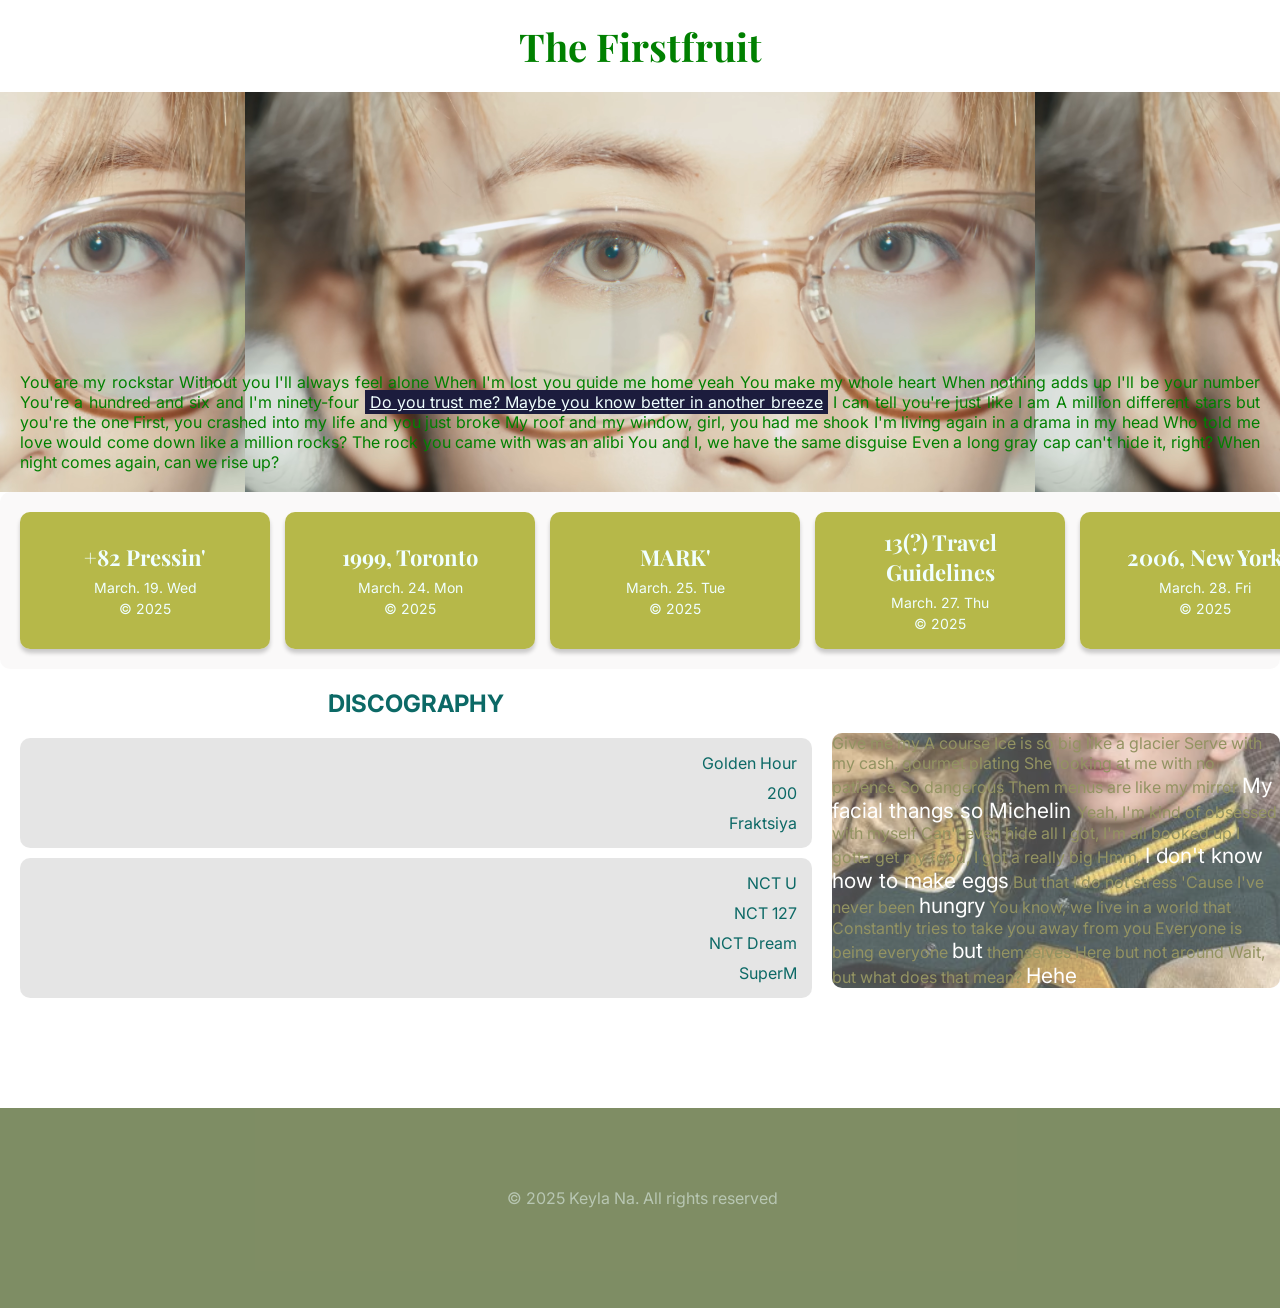
<file: repsonsive.html>
<!DOCTYPE html>
<html lang="en">
<head>
    <link rel="preconnect" href="https://fonts.googleapis.com">
    <link rel="preconnect" href="https://fonts.gstatic.com" crossorigin>
    <link href="https://fonts.googleapis.com/css2?family=DM+Serif+Display:ital@0;1&family=Inter:ital,opsz@0,14..32;1,14..32&family=Playfair+Display:ital,wght@0,400..900;1,400..900&display=swap" rel="stylesheet">

    <link rel="preconnect" href="https://fonts.googleapis.com">
    <link rel="preconnect" href="https://fonts.gstatic.com" crossorigin>
    <link href="https://fonts.googleapis.com/css2?family=Inter:ital,opsz@0,14..32;1,14..32&display=swap" rel="stylesheet">

    <meta charset="UTF-8">
    <meta name="viewport" content="width=device-width, initial-scale=1.0">

<link rel="stylesheet" href="toStyle.css">
<title>The Firstfruit Mark Lee</title>

</head>
<body>
<header>
    <h1>The Firstfruit</h1>
</header>

<section class="wrapper">
    <div>
        You are my rockstar Without you I'll always feel alone When I'm lost you guide me home yeah You make my whole heart When nothing adds up I'll be your number You're a hundred and six and I'm ninety-four <span class="highlighter">Do you trust me? Maybe you know better in another breeze</span>
        I can tell you're just like I am
        A million different stars but you're the one First, you crashed into my life and you just broke
        My roof and my window, girl, you had me shook
        I'm living again in a drama in my head
        Who told me love would come down like a million rocks?
        The rock you came with was an alibi
        You and I, we have the same disguise
        Even a long gray cap can't hide it, right?
        When night comes again, can we rise up?
    </div>
</section>
<div class="cards">
    <div class="track">
        <h4>+82 Pressin'</h4>
        <p>March. 19. Wed</p>
        <p style="text-align: right;">&copy 2025</p>
        
    </div>
    <div class="track">
        <h4>1999, Toronto</h4>
        <p>March. 24. Mon</p>
        <p style="text-align: right;" >&copy 2025</p>
    </div>
    <div class="track">
        <h4>MARK'</h4>
        <p>March. 25. Tue</p>
        <p style="text-align: right;">&copy 2025</p>
    </div>
    <div class="track">
        <h4>13(?) Travel Guidelines</h4>
        <p>March. 27. Thu</p>
        <p style="text-align: right;">&copy 2025</p>
    </div>
    <div class="track">
        <h4>2006, New York</h4>
        <p>March. 28. Fri</p>
        <p style="text-align: right;">&copy 2025</p>
    </div>
    <div class="track">
        <h4>2011, Vancouver</h4>
        <p>March. 30. Sun</p>
        <p style="text-align: right;">&copy 2025</p>
    </div>
    <div class="track">
        <h4>Righteous</h4>
        <p>March. 31. Mon</p>
        <p style="text-align: right;">&copy 2025</p>
    </div>
    <div class="track">
        <h4>2013, Seoul</h4>
        <p>April. 01. Tue</p>
        <p style="text-align: right;">&copy 2025</p>
    </div>
</div>
    
<div class="hi">

    <div class="disc">
        <h2>DISCOGRAPHY</h2>
        <div class="Solo">
            <div>
                Golden Hour
            </div>
            <div>
                200
            </div>
            <div>
                Fraktsiya
            </div>
        </div>
        
        <div class="Group">
            <div>
                NCT U
        </div>
        <div>
            NCT 127
        </div>
        <div>
            NCT Dream
        </div>
        <div>
            SuperM
        </div>
    </div>
    </div>

    <div class="child">
        <span class="yap">
        Give me my A course
        Ice is so big like a glacier
        Serve with my cash, gourmet plating
        She looking at me with no patience
        So dangerous
        Them menus are like my mirror
        <span class="mark">My facial thangs so Michelin
        </span>
        Yeah, I'm kind of obsessed with myself
        Can't even hide all I got, I'm all booked up
        I gotta get my food,
        I got a really big
        Hmm,
        <span class="mark">I don't know how to make eggs</span>
        But that I do not stress
        'Cause I've never been <span class="mark">hungry</span> You know, we live in a world that
        Constantly tries to take you away from you
        Everyone is being everyone <span class="mark">but</span> themselves
        Here but not around
        Wait, but what does that mean? <span class="mark">Hehe</span>
        </span>
    </div>
    </div>


<section class="sect-2">


<footer>
    <p>&copy; 2025 Keyla Na. All rights reserved</p>
</footer>
</body>
</html>
</file>
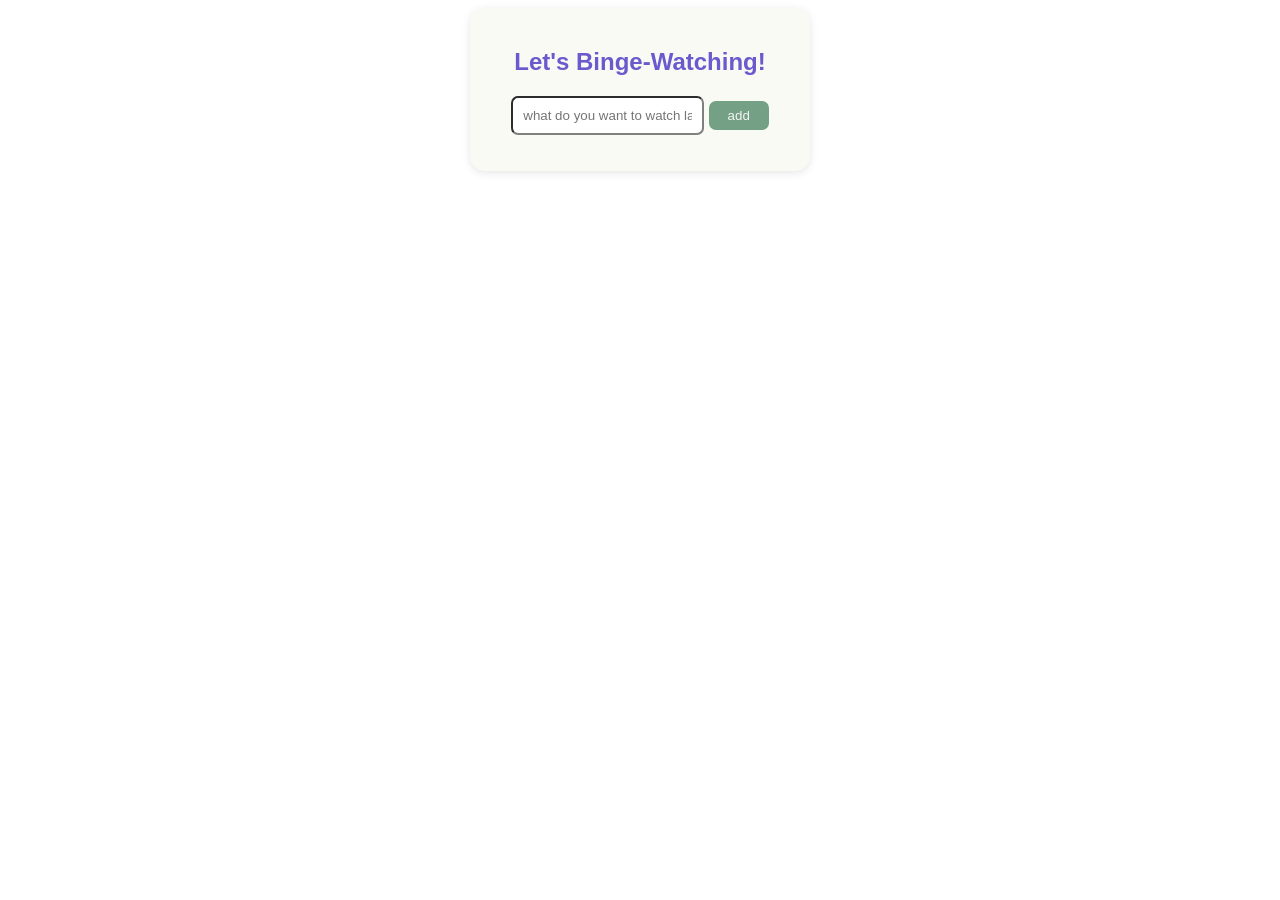
<file: to-do-list.html>
<!DOCTYPE html>
<html lang="en">
<head>
    <meta charset="UTF-8">
    <meta name="viewport" content="width=device-width, initial-scale=1.0">
    <title>WATCHING LIST</title>
</head>

<style>
body{
    display: flex;
    justify-content: center;
    align-items: center;
    font-family: 'Lucida Sans', 'Lucida Sans Regular', 'Lucida Grande', 'Lucida Sans Unicode', Geneva, Verdana, sans-serif;
}

.box {
    box-shadow: 0 2px 8px rgba(0,0,0,0.1);
    padding: 20px;
    background-color: rgb(250, 250, 244);
    width: 300px;
    text-align: center;
    border-radius: 15px;
}

.done { 
    text-decoration: line-through; 
    opacity: .6; 
}

h2{
    color: slateblue;
}

input{
    padding: 10px;
    border-radius: 7px;
    border-color: gray;
}

button {
    padding-top: 7px;
    padding-bottom: 7px;
    background-color: rgb(116, 160, 133);
    border: 0px;
    color: whitesmoke;
    border-radius: 7px;
    width: 20%;


}

li{
    list-style-type: none;
}

#list li {
    display: flex;
    align-items: center;
    padding: 8px;
    border-bottom: 1px solid #eee;
}

#list li .actions {
    margin-left: auto;
    display: flex;
    gap: 8px;
}

#list .check, .perish{
    width: 30px;
}


</style>
<body>
    <div class="box">
        <h2>Let's Binge-Watching!</h2>
        <div class="watches">
            <input type="text" id="new-watches" placeholder="what do you want to watch later?">
            <button class="add-list" id="add-list">add</button>
        </div>

        <ul id="list"></ul>
    </div>

    <script>
        const add = document.getElementById('add-list');
        const newList = document.getElementById('new-watches');
        const watchList = document.getElementById('list');

        add.addEventListener('click', addTask);
        newList.addEventListener('keyup', e => {
            if(e.key === 'Enter') addTask();});


        function addTask(){
            const text = newList.value.trim();

            if(!text) return;
            const li = document.createElement('li');
            li.innerHTML = `
            <span>${text}</span>
            <div class="actions">
                <button onclick="toggleDone(this)" class="check">✓</button>
                <button onclick="deleteList(this)" class="perish">✕</button>
            </div>
                
            `;

            watchList.appendChild(li);
            newList.value = '';
        }

        function toggleDone(btn){
            const li = btn.closest('li');
            li.classList.toggle('done');
        }

        function deleteList(btn){
            const li = btn.closest('li');
            li.remove();
        }

        
    </script>
    
</body>
</html>
</file>
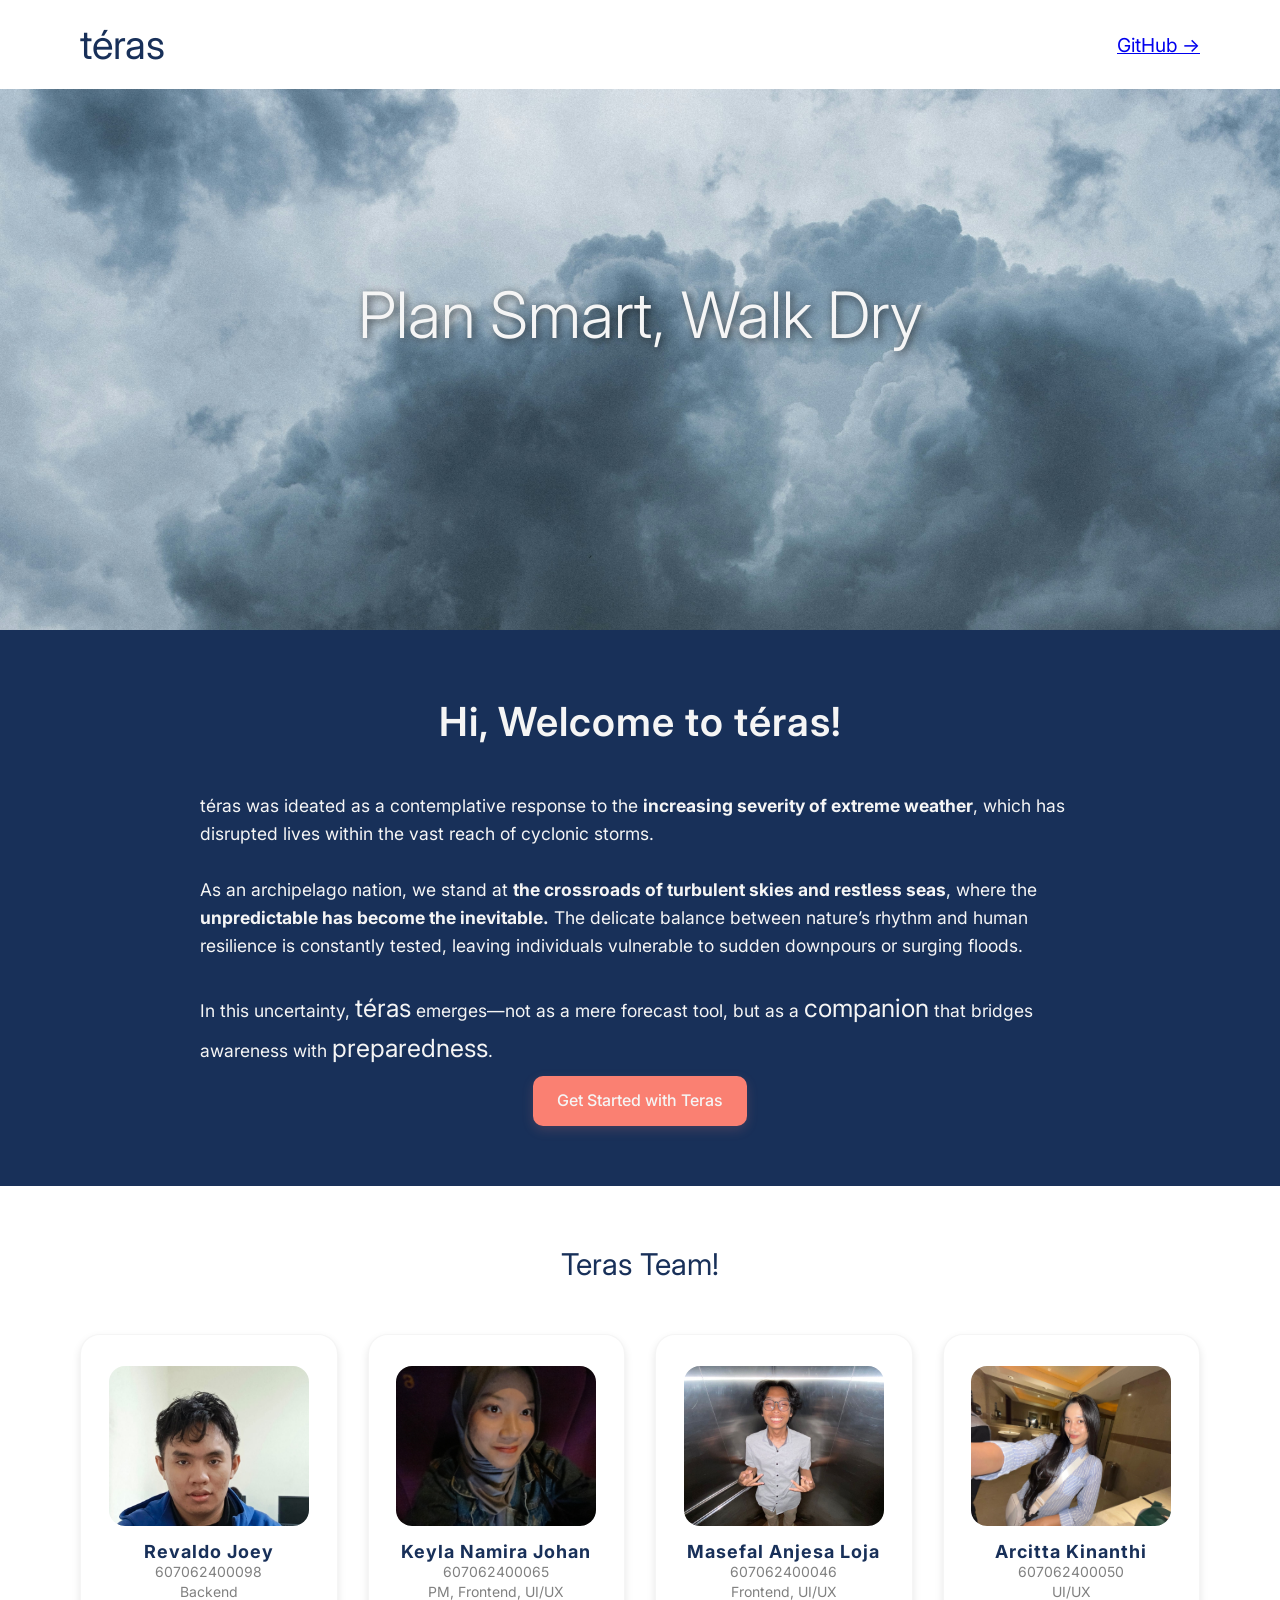
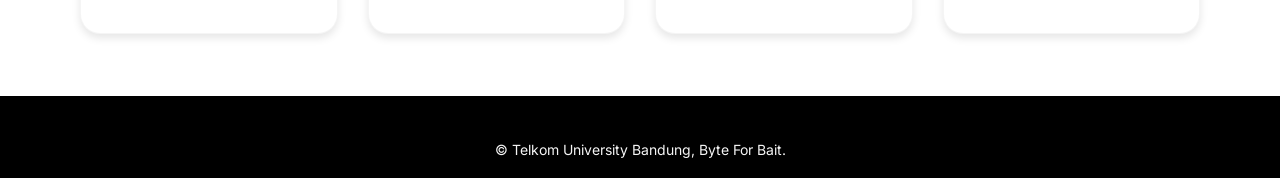
<file: About/about.html>
<!DOCTYPE html>
<html lang="en">
<head>
    <link rel="preconnect" href="https://fonts.googleapis.com">
    <link rel="preconnect" href="https://fonts.gstatic.com" crossorigin>
    <link href="https://fonts.googleapis.com/css2?family=DM+Serif+Display:ital@0;1&family=Inter:ital,opsz@0,14..32;1,14..32&family=Playfair+Display:ital,wght@0,400..900;1,400..900&display=swap" rel="stylesheet">

    <link rel="preconnect" href="https://fonts.googleapis.com">
    <link rel="preconnect" href="https://fonts.gstatic.com" crossorigin>
    <link href="https://fonts.googleapis.com/css2?family=Inter:ital,opsz@0,14..32;1,14..32&display=swap" rel="stylesheet">

    <meta charset="UTF-8">
    <meta name="viewport" content="width=device-width, initial-scale=1.0">

    <link rel="stylesheet" href="cssed.css">
    <title>Welcome to téras</title>
</head>
<script>
    
</script>
<body>
    
    <div class="uppermost">
        <div class="teras">
            téras
        </div>
        
        <div class="github">
            <a href="https://github.com/Web-1-RPLA/4802-tubes-byte-for-bait/tree/main" target="_blank" >GitHub -></a>
        </div>
    </div>
    
    <div class="hero-img">
        <div class="hero-title">
            Plan Smart, Walk Dry
        </div>

    </div>

    <div>
        <div class="intro">
            <dt class="teras-dt">
                Hi, Welcome to téras!
                <dd>
                    <br>
                    téras was ideated as a contemplative response to the <b>increasing severity of extreme weather</b>, which has disrupted lives within the vast reach of cyclonic storms. <br><br> As an archipelago nation, we stand at <b>the crossroads of turbulent skies and restless seas</b>, where the <b>unpredictable has become the inevitable.</b> The delicate balance between nature’s rhythm and human resilience is constantly tested, leaving individuals vulnerable to sudden downpours or surging floods. <br><br>

                    In this uncertainty, <span>téras</span> emerges—not as a mere forecast tool, but as a <span>companion</span> that bridges awareness with <span>preparedness</span>.
                </dd>
            </dt>
            
            <div class="started">
                <a href="../Homepage/index.html">Get Started with Teras</a>
            </div>
        </div>

        <div class="team">
            <div class="our-team">
                Teras Team!
            </div>
            <div class="profile-wrapper">

                <div class="profile">
                    <div class="kotak">
                       <img src="..//assets/paldo.jpg" alt="Foto Revaldo Joe Atkins"> 
                    </div>
                    
                    <div class="isi">
                        <h4>Revaldo Joey</h4>
                        <p>607062400098</p>
                        <p class="role">Backend</p>
                    </div>
                    
            </div>      

            <div class="profile">
                <div class="kotak">
                    <img src="../assets/key.jpg" alt="Foto Keyla Namira Johan">
                </div>
                <div class="isi">
                    <h4>Keyla Namira Johan</h4>
                    <p>607062400065</p>
                    <p class="role">PM, Frontend, UI/UX</p>
                </div>
            </div>
            
            <div class="profile">
                <div class="kotak">
                    <img src="../assets/epal.jpg" alt="Foto Masefal Anjesa Loja">
                </div>
                <div class="isi">
                    <h4>Masefal Anjesa Loja</h4>
                    <p>607062400046</p>
                    <p class="role">Frontend, UI/UX</p>
                </div>
            </div>
            
            
            <div class="profile">
                <div class="kotak">
                    <img src="../assets/citta.jpg" alt="Foto Arcitta Kinanthi">
                </div>
                <div class="isi">
                    <h4>Arcitta Kinanthi</h4>
                    <p>607062400050</p>
                    <p class="role">UI/UX</p>
                </div>
            </div>
        </div>
            
        </div>
    </div>
    
        <div class="footer">
            &copy Telkom University Bandung, Byte For Bait.
        </div>


    </div>
</body>
</html>
</file>
<file: toStyle.css>
* {
    box-sizing: border-box;
    margin: 0;
    padding: 0;
}

body {
    background-color: hsl(0, 0%, 100%);
    color: green;
    font-family: 'Inter', sans-serif;
}

header {
    font-family: 'Playfair Display', serif;
    text-align: center;
    font-size: larger;
    padding: 20px 0;
}

.wrapper {
    background-image: url('pics/Screenshot\ \(417\).png');
    background-size: contain;
    background-position: center top;
    width: 100%;
    height: 400px;
    display: flex;
    align-items: flex-end;
    justify-content: center;
    padding: 20px;
    text-align: justify;
}

.container {
    display: flex;
    justify-content: column;
    align-items: center;
    padding: 20px;
    gap: 20px;
}

.cards {
    display: flex;
    flex-direction: row;
    overflow-x: auto;
    height: auto;
    width: 100%;
    gap: 15px;
    padding: 20px;
    border-radius: 10px;
    background: rgba(231, 222, 222, 0.2);
    scrollbar-width: thin;
    scrollbar-color: rgba(231, 222, 222, 0.5) transparent;
    order: 2;
}

.cards::-webkit-scrollbar {
    width: 8px;
}

.cards::-webkit-scrollbar-thumb {
    background: rgba(100, 100, 100, 0.5);
    border-radius: 5px;
}

.track {
    font-size: smaller;
    min-width: 250px;
    padding: 15px;
    text-align: center;
    background-color: rgba(165, 168, 29, 0.8);
    box-shadow: 0 4px 4px rgba(0, 0, 0, 0.2);
    color: azure;
    border-radius: 10px;
    display: flex;
    flex-direction: column;
    justify-content: center;
    align-items: center;
    overflow: hidden;
}

h4 {
    font-weight: bold;
    font-size: 22px;
    font-family: 'Playfair Display', serif;
    margin-bottom: 5px;
}

.track p {
    margin: 2px 0;
    font-size: 14px;
}

.track:hover {
    background-color: black;
    transition-duration: 0.3s;
}

.highlighter{
    text-decoration: underline;
    background-color: rgb(28, 28, 61);
    color: azure;
    padding: 2px 5px;
}


.child {
    opacity: 30%;
    margin-top: 53px;
    margin-bottom: 20px;
    width: 35%;
    height: auto;
    background-image: url(pics/image.png);
    background-position: center;
    opacity: 70%;
    border-radius: 10px;
}

.child:hover{
    opacity: 100%;
}

.yap {
    color: rgb(102, 102, 32);
}

.mark {
    color: rgb(255, 255, 255);
    font-size: 21px;
}

.hi {
    display: flex;
    flex-direction: row;
    align-items: center;
    
}

.disc {
    color: rgb(12, 105, 102);
    width: 65%;
    display: flex;
    flex-direction: column;
    align-items: center;
    gap: 10px;
    padding: 20px;
    text-align: right;
    
}

.disc h2 {
    font-size: 24px;
    margin-bottom: 10px;
    font-weight: bold;
}

.Solo, .Group {
    display: flex;
    flex-direction: column;
    gap: 10px;
    background: rgba(0, 0, 0, 0.1);
    padding: 15px;
    border-radius: 10px;
    width: 100%;
}

.sect-2{
    background-color: rgb(127, 141, 100);
  
    
}


footer {
     padding-top: 80px;
    width: 100%;
    height: 200px;
    color: azure;
    background-color: rgb(127, 141, 100);
    color:azure;
    opacity: 50%;
    text-align: center;
    padding-left: 5px;
    margin-top: 90px;
}

@media (max-width: 768px) {
    .wrapper {
        height: 300px;
    }
    .container {
        flex-direction: column;
        align-items: center;
    }
    .cards {
        width: 100%;
        height: auto;
    }
    .disc {
        width: 100%;
    }

}
</file>
<file: About/cssed.css>
* {
    margin: 0px;
    padding: 0;
    box-sizing: border-box;
    font-family: Inter;
}

body {
    transition: opacity 0.3s ease-in;
    height: 100dvh;
}

.hero-img {
    background-image: url(../assets/daoudi-aissa-Pe1Ol9oLc4o-unsplash.jpg);
    background-size: cover;
    background-attachment: fixed;
    width: 100%;
    height: 100vh;
    color: whitesmoke;
    text-align: center;
    display: flex;
    flex-direction: column;
    align-items: center;
    justify-content: center;

}


.hero-title {
    text-align: center;
    font-size: clamp(32px, 6vw, 64px);
    font-weight: 300;
    line-height: 1.2;
    text-shadow: 2px 2px 8px rgba(0, 0, 0, 0.7);
    background: none;
    padding: 0;
    margin: 0;
}

.uppermost{
    height: auto;
    min-height: 80px;
    width: 100%;
    position: fixed;
    background-color: white;
    display: flex;
    flex-direction: column;
    align-items: center;
    justify-content: center;
    gap: 10px;
}

.teras{
    font-size: clamp(28px, 6vw, 40px);
    color: #183059;
    margin: 0;
}

.github {
    color: #183059;
    font-size: larger;
}


.intro {
    width: 100%;
    min-height: 200px;
    padding: clamp(20px, 5vw, 50px);
    display: flex;
    flex-direction: column;
    justify-content: center;
    align-items: center;
    text-align: center;
    font-size: clamp(16px, 2.5vw, 18px);
    line-height: 1.6;
    background-color: #183059;
    color: whitesmoke;
}

span {
    font-weight: 400;
    font-size: clamp(16px, 2vw, 25px);
}

.started {
    background-color: salmon;
    border: none; /* Remove default border */
    border-radius: 10px;
    color: white; /* Ensure text is visible */
    font-size: 16px;
    font-weight: 500;
    text-decoration: none; /* If used as a link */
    cursor: pointer;
    
    /* Layout */
    display: inline-flex; /* Better than flex for buttons */
    align-items: center;
    justify-content: center;
    padding: 12px 24px; /* Remove height, use padding only */
    
    /* Visual enhancements */
    box-shadow: 0 4px 12px rgba(250, 128, 114, 0.178); /* Proper shadow with salmon color */
    transition: all 0.3s ease; /* Smooth hover effects */
    
    /* Accessibility */
    min-height: 30px; /* Touch-friendly minimum size */
}

.started:hover {
    background-color: #fa6347;
    transform: translateY(-2px);
    box-shadow: 0 6px 20px rgba(250, 128, 114, 0.4);
}

.started:active {
    transform: translateY(0);
    box-shadow: 0 2px 8px rgba(250, 128, 114, 0.3);
}

.started:focus {
    outline: 2px solid #fa6347;
    outline-offset: 2px;
}

.started:disabled {
    background-color: #ccc;
    cursor: not-allowed;
    transform: none;
    box-shadow: none;
}

.started a {
    color: whitesmoke;
    text-decoration: none;

}


.teras-dt {
    font-size: clamp(36px, 5vw, 40px);
    font-weight: 600;
    margin-bottom: 10px;
    letter-spacing: 1px;
}

dd{
    font-size: clamp(15px, 1.83vw, 17.5px);
    margin-bottom: 8px;
}

.team{
    display: flex;
    flex-direction: column;
    gap: clamp(20px, 4vw, 30px);
    width: 100%;
    min-height: auto;
    background-color: white;
    padding: clamp(20px, 5vw, 40px);
}

.our-team {
    color: #183059;
    text-align: center;
    font-size: clamp(24px, 5vw, 30px);
    margin-bottom: 20px;
}

.profile-wrapper {
    display: grid;
    grid-template-columns: 1fr;
    gap: 20px;
    justify-items: center;
    align-items: start;
}

.profile {
    background-color: rgb(255, 255, 255);
    border-radius: 20px;
    display: flex;
    flex-direction: column;
    justify-content: center;
    align-items: center;
    margin: 2px;
    padding: clamp(15px, 3vw, 20px);
    text-align: center;
    border: 1px solid #65656510;
    width: 100%;
    max-width: 280px;
    min-height: 300px;
    gap: 15px;
    box-shadow: 0 4px 8px rgba(0, 0, 0, 0.1);
    transition: transform 0.3s ease, box-shadow 0.3s ease;
}

.profile:hover {
    transform: translateY(-5px);
    box-shadow: 0 8px 16px rgba(0, 0, 0, 0.15);
}

.profile p {
    color: gray;
    font-size: clamp(12px, 1.5vw, 14px);
    line-height: 1.4;
    margin: 0;
}

.profile h4 {
    letter-spacing: 1px;
    font-size: clamp(16px, 2vw, 18px);
    color: #183059;
    margin: 0;
}

.kotak {
    background-color: #656565;
    height: clamp(120px, 20vw, 160px);
    width: clamp(150px, 25vw, 200px);
    overflow: hidden;
    border-radius: 16px;
    flex-shrink: 0;
}

.kotak img{
    width: 100%;
    height: 100%;
    object-fit: cover;
    object-position: center;
    transition: transform 0.3s ease;
}

.kotak img:hover {
    transform: scale(1.05);
}

.footer{
    margin: 0px;
    background-color: black;
    color: whitesmoke;
    width: 100%;
    min-height: 70px;
    text-align: center;
    padding: clamp(20px, 4vw, 45px) 20px 20px 20px;
    display: flex;
    justify-content: center;
    align-items: center;
    font-size: clamp(12px, 1.5vw, 14px);
}


@media (min-width: 480px) {
    .hero-img {
        height: 98vh;
    }

    .profile-wrapper {
        grid-template-columns: repeat(2, 1fr);
        gap: 20px;
    }
    
    .profile {
        max-width: 250px;
    }
}

@media (min-width: 768px) {
    .hero-img {
        height: 100vh;
        background-attachment: fixed;
    }

    .uppermost {
        flex-direction: row;
        justify-content: space-between;
        text-align: left;
        padding: 20px clamp(20px, 5vw, 50px);
        gap: 20px;
    }
    
    .teras {
        margin: 0;
    }
    
    .about {
        margin: 0;
    }
    
    .intro {
        padding: clamp(30px, 6vw, 60px);
        text-align: left;
    }
    
    .profile-wrapper {
        grid-template-columns: repeat(3, 1fr);
        gap: 25px;
    }
    
    .profile {
        max-width: 280px;
    }
}

@media (min-width: 1024px) {
    .hero-img {
        height: 100vh;
    }

    .profile-wrapper {
        grid-template-columns: repeat(4, 1fr);
        gap: 30px;
    }
    
    .profile {
        max-width: 260px;
    }
    
    .team {
        padding: clamp(40px, 6vw, 60px);
    }
}

@media (min-width: 1200px) {
    .hero-img {
        height: 70vh;
    }

    .uppermost {
        padding: 20px 80px;
    }
    
    .intro {
        padding: 60px 200px;
    }
    
    .team {
        padding: 60px 80px;
    }
    
    .profile-wrapper {
        justify-content: center;
    }
}


@media (max-width: 479px) {

    .hero-img {
        height: 70vh;
        background-attachment: scroll;
    }

    .profile {
        min-height: 280px;
        padding: 20px;
    }
    
    .kotak {
        height: 140px;
        width: 180px;
    }
    
    .uppermost {
        padding: 15px;
        gap: 8px;
    }
    
    .intro {
        padding: 20px 15px;
    }
    
    .team {
        padding: 20px 15px;
    }
}
</file>
